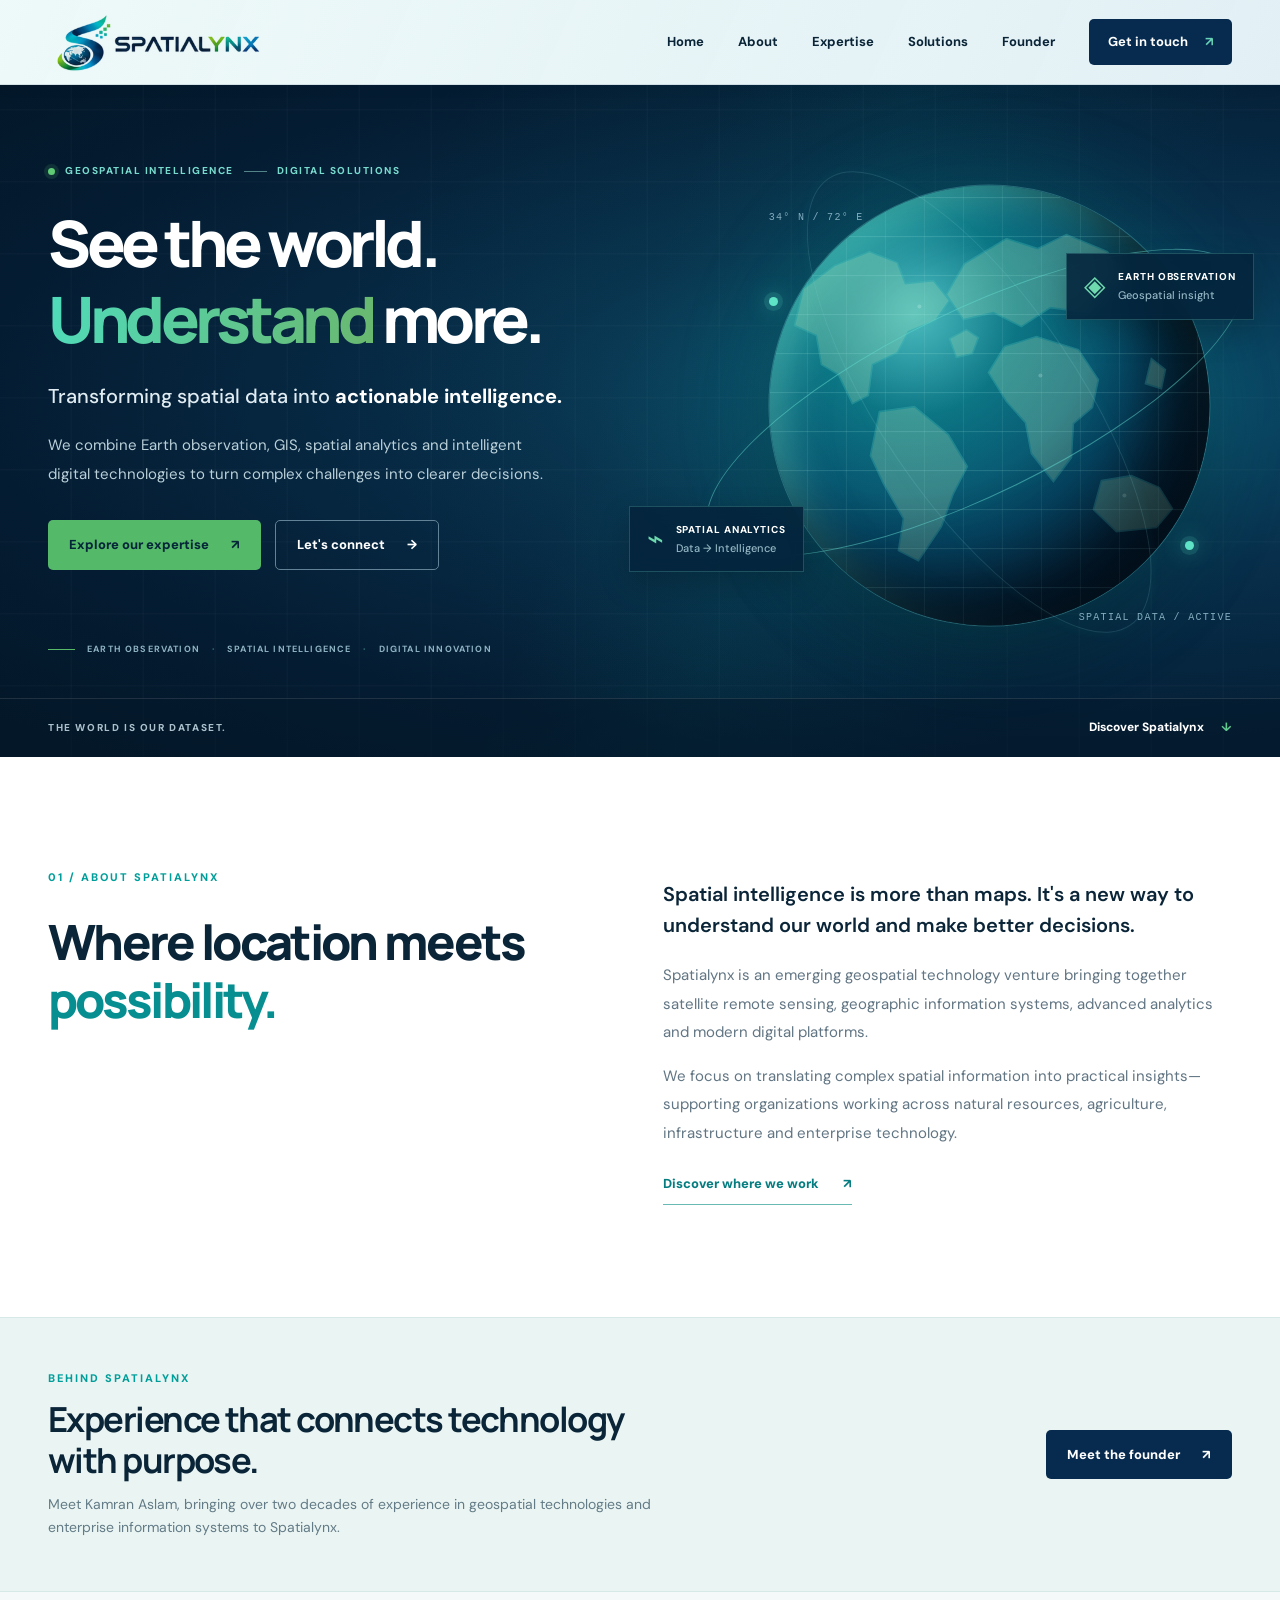
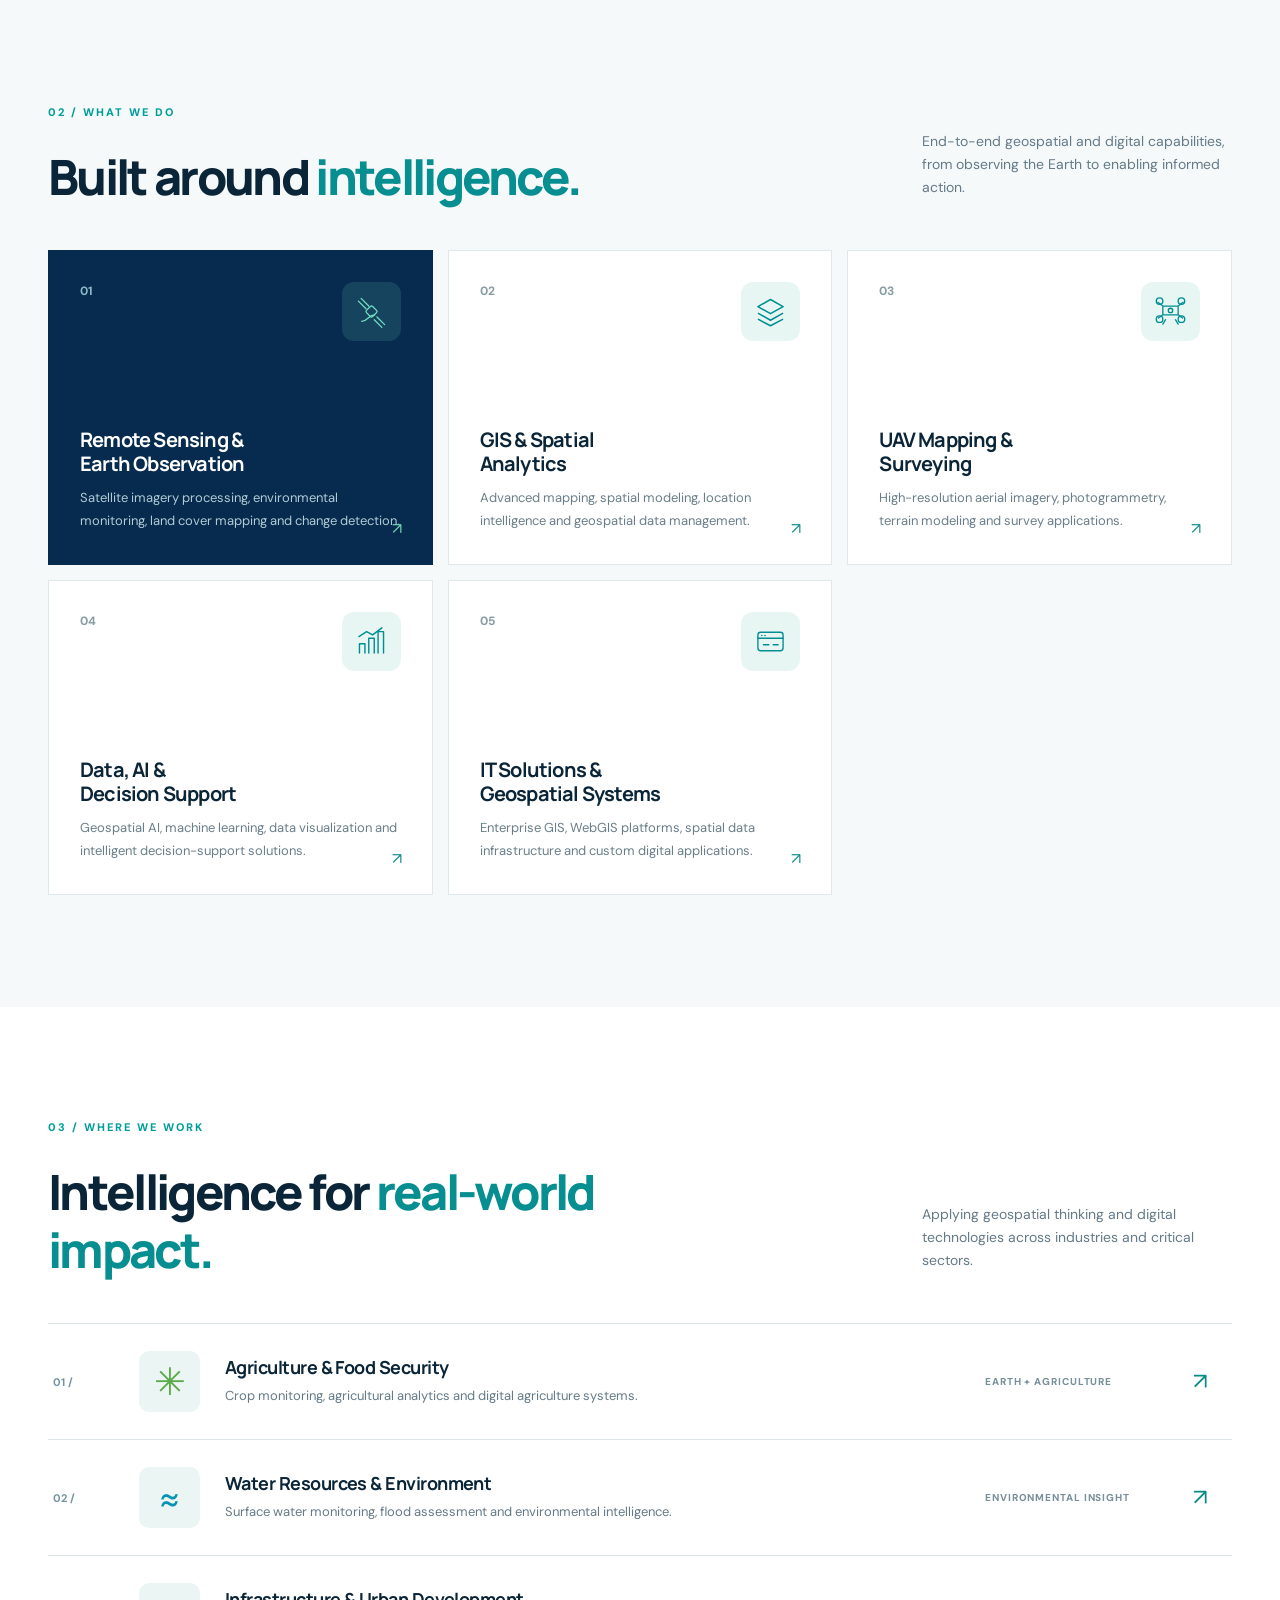
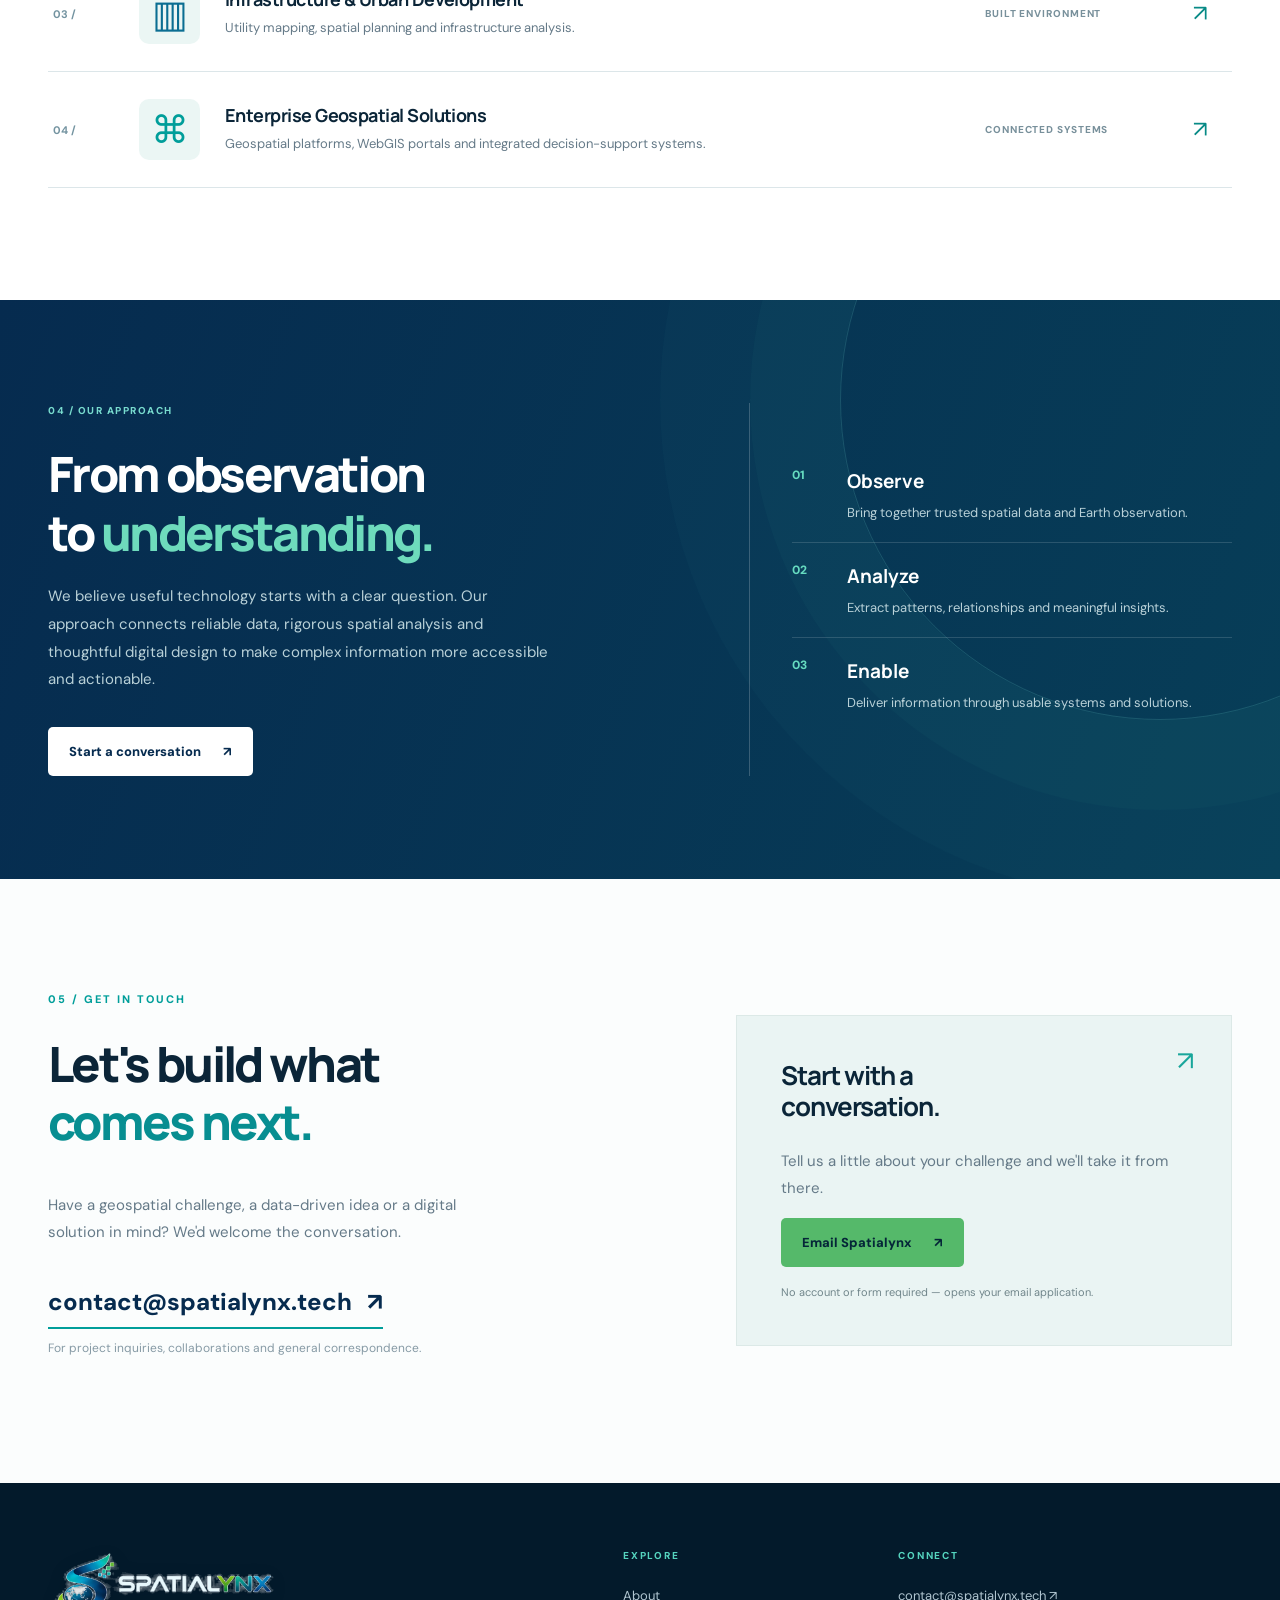
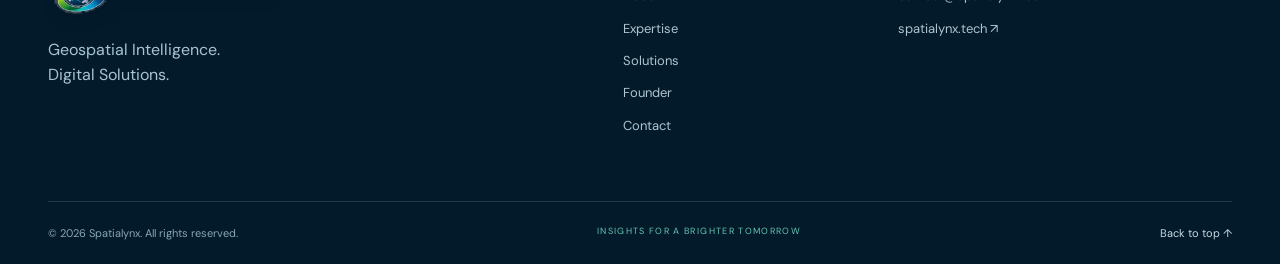
<file: index.html>
<!DOCTYPE html>
<html lang="en">
<head>
  <meta charset="UTF-8">
  <meta name="viewport" content="width=device-width,initial-scale=1">
  <meta name="theme-color" content="#062b4f">
  <meta name="description" content="Spatialynx integrates remote sensing, GIS, UAV mapping, geospatial AI and digital solutions to turn spatial data into actionable intelligence.">
  <meta property="og:type" content="website">
  <meta property="og:title" content="Spatialynx | Geospatial Intelligence. Digital Solutions.">
  <meta property="og:description" content="Transforming spatial data into actionable intelligence through Earth observation, GIS and intelligent digital solutions.">
  <meta property="og:url" content="https://spatialynx.tech/">
  <link rel="canonical" href="https://spatialynx.tech/">
  <link rel="icon" type="image/png" href="assets/favicon.png">
  <title>Spatialynx | Geospatial Intelligence & Digital Solutions</title>
  <link rel="stylesheet" href="styles.css">
  <script defer src="script.js"></script>
</head>
<body>
  <a class="skip-link" href="#main">Skip to content</a>
  <header class="site-header" id="top">
    <div class="container header-inner">
      <a class="brand" href="#home" aria-label="Spatialynx home"><img src="assets/spatialynx-logo-transparent.png" width="776" height="212" alt="Spatialynx" /></a>
      <button class="menu-toggle" aria-label="Open navigation" aria-expanded="false" aria-controls="site-nav"><span></span><span></span><span></span></button>
      <nav id="site-nav" class="main-nav" aria-label="Main navigation">
        <a href="#home">Home</a><a href="#about">About</a><a href="#expertise">Expertise</a><a href="#solutions">Solutions</a><a href="founder.html">Founder</a><a href="#contact" class="nav-cta">Get in touch <span aria-hidden="true">↗</span></a>
      </nav>
    </div>
  </header>

  <main id="main">
    <section class="hero" id="home" aria-labelledby="hero-title">
      <div class="hero-grain" aria-hidden="true"></div>
      <div class="container hero-grid">
        <div class="hero-copy">
          <p class="eyebrow light"><span class="status-dot"></span> GEOSPATIAL INTELLIGENCE <span class="eyebrow-rule"></span> DIGITAL SOLUTIONS</p>
          <h1 id="hero-title">See the world.<br><em>Understand</em> more.</h1>
          <p class="hero-subhead">Transforming spatial data into <strong>actionable intelligence.</strong></p>
          <p class="hero-description">We combine Earth observation, GIS, spatial analytics and intelligent digital technologies to turn complex challenges into clearer decisions.</p>
          <div class="hero-actions"><a class="button button-primary" href="#expertise">Explore our expertise <span aria-hidden="true">↗</span></a><a class="button button-outline" href="#contact">Let's connect <span aria-hidden="true">→</span></a></div>
          <div class="hero-proof"><div class="proof-line"></div><span>EARTH OBSERVATION</span><b>·</b><span>SPATIAL INTELLIGENCE</span><b>·</b><span>DIGITAL INNOVATION</span></div>
        </div>
        <div class="hero-art" aria-hidden="true">
          <div class="orbital orbit-one"></div><div class="orbital orbit-two"></div>
          <div class="planet"><div class="planet-map"></div><div class="planet-mesh"></div><div class="planet-shade"></div></div>
          <div class="orbit-point p1"></div><div class="orbit-point p2"></div>
          <div class="geo-chip chip-top"><span class="chip-icon">◈</span><span>EARTH OBSERVATION<small>Geospatial insight</small></span></div>
          <div class="geo-chip chip-bottom"><span class="chip-wave">⌁</span><span>SPATIAL ANALYTICS<small>Data → Intelligence</small></span></div>
          <div class="geo-label geo-label-one">34° N / 72° E</div><div class="geo-label geo-label-two">SPATIAL DATA / ACTIVE</div>
        </div>
      </div>
      <div class="hero-bottom"><div class="container hero-bottom-inner"><span>THE WORLD IS OUR DATASET.</span><a href="#about">Discover Spatialynx <span aria-hidden="true">↓</span></a></div></div>
    </section>

    <section class="section intro-section" id="about">
      <div class="container intro-grid">
        <div class="section-heading"><p class="eyebrow">01 / ABOUT SPATIALYNX</p><h2>Where location meets <span class="accent-text">possibility.</span></h2></div>
        <div class="intro-text"><p class="lead">Spatial intelligence is more than maps. It's a new way to understand our world and make better decisions.</p><p>Spatialynx is an emerging geospatial technology venture bringing together satellite remote sensing, geographic information systems, advanced analytics and modern digital platforms.</p><p>We focus on translating complex spatial information into practical insights—supporting organizations working across natural resources, agriculture, infrastructure and enterprise technology.</p><a class="text-link" href="#solutions">Discover where we work <span aria-hidden="true">↗</span></a></div>
      </div>
    </section>

    <section class="founder-teaser" aria-label="Meet the founder"><div class="container founder-teaser-inner"><div><span class="eyebrow">BEHIND SPATIALYNX</span><h2>Experience that connects technology with purpose.</h2><p>Meet Kamran Aslam, bringing over two decades of experience in geospatial technologies and enterprise information systems to Spatialynx.</p></div><a class="button button-dark" href="founder.html">Meet the founder <span aria-hidden="true">↗</span></a></div></section>

    <section class="section expertise-section" id="expertise">
      <div class="container">
        <div class="section-top"><div><p class="eyebrow">02 / WHAT WE DO</p><h2>Built around <span class="accent-text">intelligence.</span></h2></div><p>End-to-end geospatial and digital capabilities, from observing the Earth to enabling informed action.</p></div>
        <div class="expertise-grid">
          <article class="expertise-card featured"><div class="card-top"><span class="card-number">01</span><span class="card-icon" aria-hidden="true"><svg viewBox="0 0 64 64" fill="none"><rect x="24" y="24" width="16" height="16" rx="3" stroke="currentColor" stroke-width="2.4" transform="rotate(45 32 32)"/><path d="M8 13l14 14M13 8l14 14M42 42l14 14M37 47l14 14M14 50c12 0 12-12 24-12" stroke="currentColor" stroke-width="2.4" stroke-linecap="round"/></svg></span></div><div><h3>Remote Sensing &<br>Earth Observation</h3><p>Satellite imagery processing, environmental monitoring, land cover mapping and change detection.</p></div><span class="card-arrow">↗</span></article>
          <article class="expertise-card"><div class="card-top"><span class="card-number">02</span><span class="card-icon" aria-hidden="true"><svg viewBox="0 0 64 64" fill="none"><path d="M9 23l23-13 23 13-23 13L9 23zm0 12l23 13 23-13M9 46l23 12 23-12" stroke="currentColor" stroke-width="2.8" stroke-linejoin="round"/></svg></span></div><div><h3>GIS & Spatial<br>Analytics</h3><p>Advanced mapping, spatial modeling, location intelligence and geospatial data management.</p></div><span class="card-arrow">↗</span></article>
          <article class="expertise-card"><div class="card-top"><span class="card-number">03</span><span class="card-icon" aria-hidden="true"><svg viewBox="0 0 64 64" fill="none"><path d="M18 22h28v16H18zM9 15l9 7m37-7l-9 7M10 44l8-6m36 6l-8-6M23 47l-5 8m23-8l5 8" stroke="currentColor" stroke-width="2.4" stroke-linecap="round"/><circle cx="12" cy="13" r="6" stroke="currentColor" stroke-width="2.5"/><circle cx="52" cy="13" r="6" stroke="currentColor" stroke-width="2.5"/><circle cx="12" cy="46" r="6" stroke="currentColor" stroke-width="2.5"/><circle cx="52" cy="46" r="6" stroke="currentColor" stroke-width="2.5"/><circle cx="32" cy="30" r="4" stroke="currentColor" stroke-width="2.5"/></svg></span></div><div><h3>UAV Mapping &<br>Surveying</h3><p>High-resolution aerial imagery, photogrammetry, terrain modeling and survey applications.</p></div><span class="card-arrow">↗</span></article>
          <article class="expertise-card"><div class="card-top"><span class="card-number">04</span><span class="card-icon" aria-hidden="true"><svg viewBox="0 0 64 64" fill="none"><path d="M10 53V36h10v17M27 53V26h10v27M44 53V14h10v39M9 23l14-9 11 6 17-13" stroke="currentColor" stroke-width="2.6" stroke-linecap="round" stroke-linejoin="round"/></svg></span></div><div><h3>Data, AI &<br>Decision Support</h3><p>Geospatial AI, machine learning, data visualization and intelligent decision-support solutions.</p></div><span class="card-arrow">↗</span></article>
          <article class="expertise-card"><div class="card-top"><span class="card-number">05</span><span class="card-icon" aria-hidden="true"><svg viewBox="0 0 64 64" fill="none"><rect x="9" y="15" width="46" height="34" rx="5" stroke="currentColor" stroke-width="2.5"/><path d="M9 26h46M19 38h10m8 0h9" stroke="currentColor" stroke-width="2.5" stroke-linecap="round"/><circle cx="16" cy="21" r="1.5" fill="currentColor"/><circle cx="22" cy="21" r="1.5" fill="currentColor"/></svg></span></div><div><h3>IT Solutions &<br>Geospatial Systems</h3><p>Enterprise GIS, WebGIS platforms, spatial data infrastructure and custom digital applications.</p></div><span class="card-arrow">↗</span></article>
        </div>
      </div>
    </section>

    <section class="section solutions-section" id="solutions">
      <div class="container">
        <div class="section-top"><div><p class="eyebrow">03 / WHERE WE WORK</p><h2>Intelligence for <span class="accent-text">real-world impact.</span></h2></div><p>Applying geospatial thinking and digital technologies across industries and critical sectors.</p></div>
        <div class="solutions-list">
          <article class="solution-row"><span class="solution-number">01 /</span><div class="solution-symbol symbol-agri" aria-hidden="true">✳</div><div class="solution-info"><h3>Agriculture & Food Security</h3><p>Crop monitoring, agricultural analytics and digital agriculture systems.</p></div><span class="solution-tag">EARTH + AGRICULTURE</span><span class="solution-arrow">↗</span></article>
          <article class="solution-row"><span class="solution-number">02 /</span><div class="solution-symbol symbol-water" aria-hidden="true">≈</div><div class="solution-info"><h3>Water Resources & Environment</h3><p>Surface water monitoring, flood assessment and environmental intelligence.</p></div><span class="solution-tag">ENVIRONMENTAL INSIGHT</span><span class="solution-arrow">↗</span></article>
          <article class="solution-row"><span class="solution-number">03 /</span><div class="solution-symbol symbol-infra" aria-hidden="true">▥</div><div class="solution-info"><h3>Infrastructure & Urban Development</h3><p>Utility mapping, spatial planning and infrastructure analysis.</p></div><span class="solution-tag">BUILT ENVIRONMENT</span><span class="solution-arrow">↗</span></article>
          <article class="solution-row"><span class="solution-number">04 /</span><div class="solution-symbol symbol-enterprise" aria-hidden="true">⌘</div><div class="solution-info"><h3>Enterprise Geospatial Solutions</h3><p>Geospatial platforms, WebGIS portals and integrated decision-support systems.</p></div><span class="solution-tag">CONNECTED SYSTEMS</span><span class="solution-arrow">↗</span></article>
        </div>
      </div>
    </section>

    <section class="approach-section"><div class="container approach-grid"><div><p class="eyebrow light">04 / OUR APPROACH</p><h2>From observation<br>to <span>understanding.</span></h2><p>We believe useful technology starts with a clear question. Our approach connects reliable data, rigorous spatial analysis and thoughtful digital design to make complex information more accessible and actionable.</p><a class="button button-white" href="#contact">Start a conversation <span aria-hidden="true">↗</span></a></div><div class="approach-steps"><div><span>01</span><strong>Observe</strong><p>Bring together trusted spatial data and Earth observation.</p></div><div><span>02</span><strong>Analyze</strong><p>Extract patterns, relationships and meaningful insights.</p></div><div><span>03</span><strong>Enable</strong><p>Deliver information through usable systems and solutions.</p></div></div></div></section>

    <section class="section contact-section" id="contact"><div class="container contact-grid"><div><p class="eyebrow">05 / GET IN TOUCH</p><h2>Let's build what<br><span class="accent-text">comes next.</span></h2><p>Have a geospatial challenge, a data-driven idea or a digital solution in mind? We'd welcome the conversation.</p><a class="contact-email" href="mailto:contact@spatialynx.tech">contact@spatialynx.tech <span aria-hidden="true">↗</span></a><p class="contact-note">For project inquiries, collaborations and general correspondence.</p></div><div class="contact-panel"><span class="contact-panel-icon">↗</span><h3>Start with a conversation.</h3><p>Tell us a little about your challenge and we'll take it from there.</p><a href="mailto:contact@spatialynx.tech?subject=Inquiry%20for%20Spatialynx" class="button button-primary">Email Spatialynx <span aria-hidden="true">↗</span></a><small>No account or form required — opens your email application.</small></div></div></section>
  </main>
  <footer class="footer"><div class="container"><div class="footer-main"><div class="footer-brand"><img src="assets/spatialynx-logo-footer.png" alt="Spatialynx" width="776" height="212"><p>Geospatial Intelligence.<br>Digital Solutions.</p></div><div class="footer-links"><span>EXPLORE</span><a href="#about">About</a><a href="#expertise">Expertise</a><a href="#solutions">Solutions</a><a href="founder.html">Founder</a><a href="#contact">Contact</a></div><div class="footer-links"><span>CONNECT</span><a href="mailto:contact@spatialynx.tech">contact@spatialynx.tech ↗</a><a href="https://spatialynx.tech">spatialynx.tech ↗</a></div></div><div class="footer-bottom"><span>© <span id="year">2026</span> Spatialynx. All rights reserved.</span><span>INSIGHTS FOR A BRIGHTER TOMORROW</span><a href="#top">Back to top ↑</a></div></div></footer>
</body>
</html>
</file>
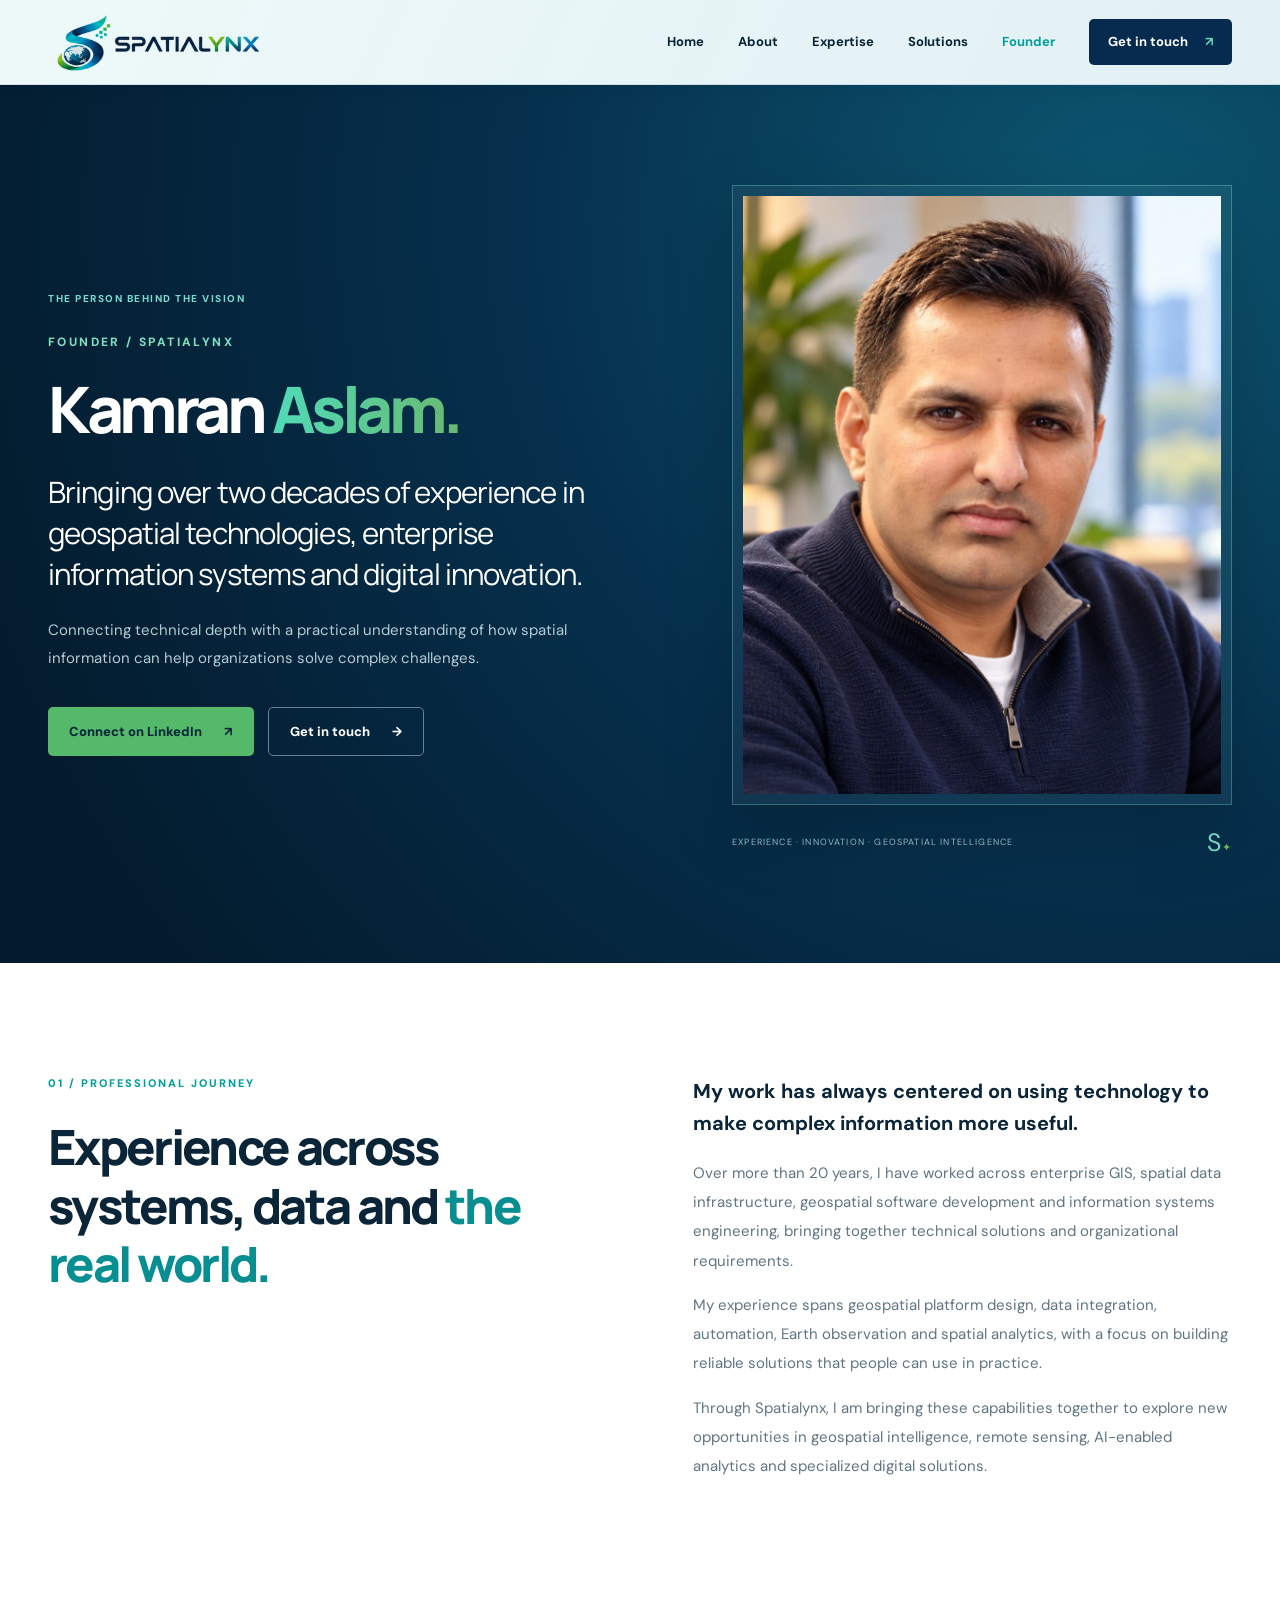
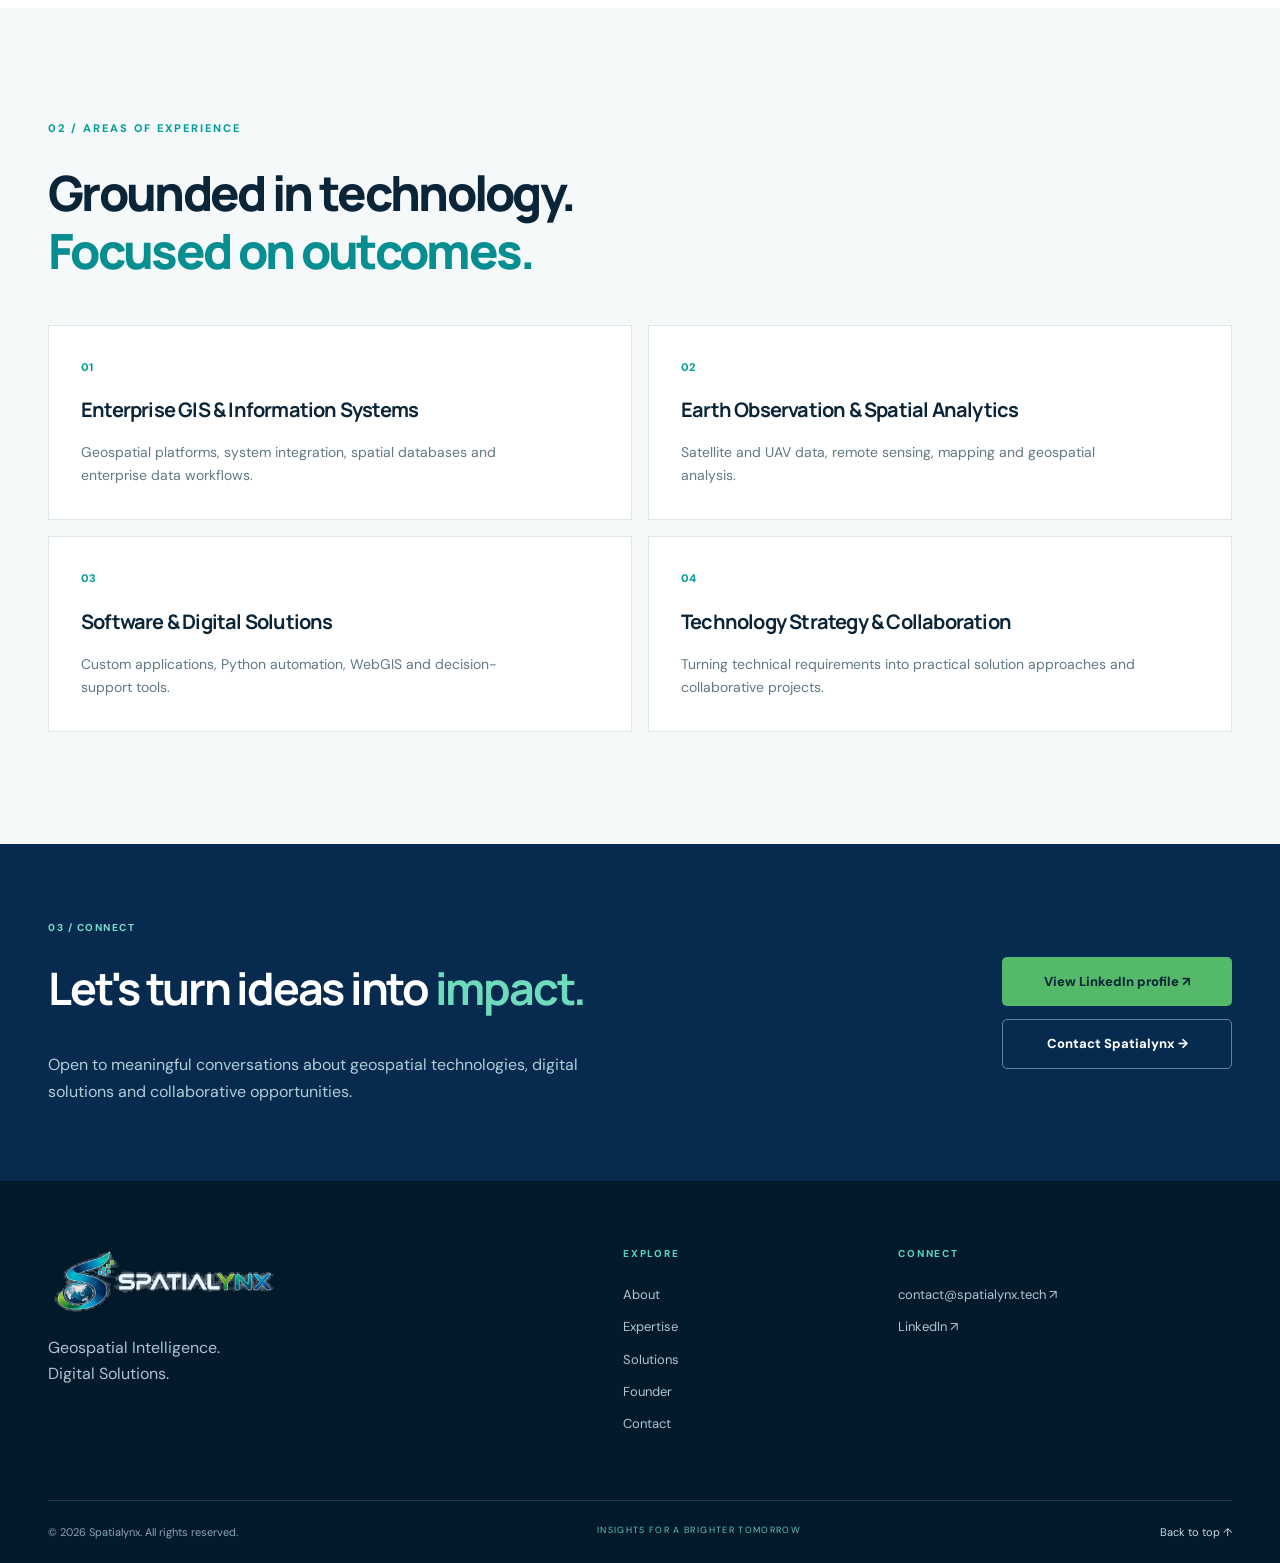
<file: founder.html>
<!DOCTYPE html>
<html lang="en">
<head>
  <meta charset="UTF-8">
  <meta name="viewport" content="width=device-width,initial-scale=1">
  <meta name="theme-color" content="#062b4f">
  <meta name="description" content="Meet Kamran Aslam, founder of Spatialynx, bringing over two decades of experience in geospatial technologies, enterprise GIS and digital solutions.">
  <meta property="og:type" content="profile">
  <meta property="og:title" content="Kamran Aslam | Founder, Spatialynx">
  <meta property="og:description" content="Over two decades connecting geospatial intelligence, enterprise systems and practical digital solutions.">
  <meta property="og:url" content="https://spatialynx.tech/founder.html">
  <link rel="canonical" href="https://spatialynx.tech/founder.html">
  <link rel="icon" type="image/png" href="assets/favicon.png">
  <title>Kamran Aslam | Founder of Spatialynx</title>
  <link rel="stylesheet" href="styles.css">
  <script defer src="script.js"></script>
</head>
<body>
  <a class="skip-link" href="#main">Skip to content</a>
  <header class="site-header" id="top"><div class="container header-inner">
    <a class="brand" href="index.html" aria-label="Spatialynx home"><img src="assets/spatialynx-logo-transparent.png" width="776" height="212" alt="Spatialynx"></a>
    <button class="menu-toggle" aria-label="Open navigation" aria-expanded="false" aria-controls="site-nav"><span></span><span></span><span></span></button>
    <nav id="site-nav" class="main-nav" aria-label="Main navigation">
      <a href="index.html#home">Home</a><a href="index.html#about">About</a><a href="index.html#expertise">Expertise</a><a href="index.html#solutions">Solutions</a><a class="active" href="founder.html" aria-current="page">Founder</a><a href="index.html#contact" class="nav-cta">Get in touch <span aria-hidden="true">↗</span></a>
    </nav></div></header>
  <main id="main">
    <section class="founder-hero"><div class="container founder-layout">
      <div class="founder-copy"><p class="eyebrow light">THE PERSON BEHIND THE VISION</p><p class="founder-label">FOUNDER / SPATIALYNX</p><h1>Kamran <em>Aslam.</em></h1>
      <p class="founder-lead">Bringing over two decades of experience in geospatial technologies, enterprise information systems and digital innovation.</p>
      <p class="founder-deck">Connecting technical depth with a practical understanding of how spatial information can help organizations solve complex challenges.</p>
      <div class="founder-actions"><a class="button button-primary" href="https://www.linkedin.com/in/kamran-aslam-04280a6b/" target="_blank" rel="noopener noreferrer">Connect on LinkedIn <span aria-hidden="true">↗</span></a><a class="button button-outline" href="mailto:contact@spatialynx.tech">Get in touch <span aria-hidden="true">→</span></a></div>
      </div>
      <div class="founder-portrait-wrap"><div class="founder-portrait-frame"><img src="assets/kamran-aslam.jpg" alt="Portrait of Kamran Aslam, founder of Spatialynx" class="founder-portrait" width="1024" height="1024"></div><div class="founder-portrait-caption"><span>EXPERIENCE · INNOVATION · GEOSPATIAL INTELLIGENCE</span><span class="caption-mark">S<span>✦</span></span></div></div>
    </div></section>
    <section class="section founder-story"><div class="container founder-story-grid"><div><p class="eyebrow">01 / PROFESSIONAL JOURNEY</p><h2>Experience across systems, data and <span class="accent-text">the real world.</span></h2></div><div class="founder-story-text"><p class="lead">My work has always centered on using technology to make complex information more useful.</p>
    <p>Over more than 20 years, I have worked across enterprise GIS, spatial data infrastructure, geospatial software development and information systems engineering, bringing together technical solutions and organizational requirements.</p>
    <p>My experience spans geospatial platform design, data integration, automation, Earth observation and spatial analytics, with a focus on building reliable solutions that people can use in practice.</p>
    <p>Through Spatialynx, I am bringing these capabilities together to explore new opportunities in geospatial intelligence, remote sensing, AI-enabled analytics and specialized digital solutions.</p>
    </div></div></section>
    <section class="section founder-focus"><div class="container"><p class="eyebrow">02 / AREAS OF EXPERIENCE</p><h2>Grounded in technology.<br><span class="accent-text">Focused on outcomes.</span></h2><div class="founder-focus-grid">
      <div><span>01</span><h3>Enterprise GIS & Information Systems</h3><p>Geospatial platforms, system integration, spatial databases and enterprise data workflows.</p></div>
      <div><span>02</span><h3>Earth Observation & Spatial Analytics</h3><p>Satellite and UAV data, remote sensing, mapping and geospatial analysis.</p></div>
      <div><span>03</span><h3>Software & Digital Solutions</h3><p>Custom applications, Python automation, WebGIS and decision-support tools.</p></div>
      <div><span>04</span><h3>Technology Strategy & Collaboration</h3><p>Turning technical requirements into practical solution approaches and collaborative projects.</p></div>
    </div></div></section>
    <section class="founder-close"><div class="container founder-close-inner"><div><p class="eyebrow light">03 / CONNECT</p><h2>Let's turn ideas into <span>impact.</span></h2><p>Open to meaningful conversations about geospatial technologies, digital solutions and collaborative opportunities.</p></div><div class="founder-close-actions"><a class="button button-primary" href="https://www.linkedin.com/in/kamran-aslam-04280a6b/" target="_blank" rel="noopener noreferrer">View LinkedIn profile ↗</a><a class="button button-outline" href="index.html#contact">Contact Spatialynx →</a></div></div></section>
  </main>
  <footer class="footer"><div class="container"><div class="footer-main"><div class="footer-brand"><a href="index.html"><img src="assets/spatialynx-logo-footer.png" alt="Spatialynx" width="776" height="212"></a><p>Geospatial Intelligence.<br>Digital Solutions.</p></div><div class="footer-links"><span>EXPLORE</span><a href="index.html#about">About</a><a href="index.html#expertise">Expertise</a><a href="index.html#solutions">Solutions</a><a href="founder.html">Founder</a><a href="index.html#contact">Contact</a></div><div class="footer-links"><span>CONNECT</span><a href="mailto:contact@spatialynx.tech">contact@spatialynx.tech ↗</a><a href="https://www.linkedin.com/in/kamran-aslam-04280a6b/" target="_blank" rel="noopener noreferrer">LinkedIn ↗</a></div></div><div class="footer-bottom"><span>© <span id="year">2026</span> Spatialynx. All rights reserved.</span><span>INSIGHTS FOR A BRIGHTER TOMORROW</span><a href="#top">Back to top ↑</a></div></div></footer>
</body></html>
</file>
<file: styles.css>
@import url('https://fonts.googleapis.com/css2?family=DM+Sans:wght@400;500;600;700&family=Manrope:wght@400;500;600;700;800&display=swap');
:root{--navy:#062b4f;--deep:#03192d;--mid:#0c3652;--teal:#009e9a;--green:#65b547;--ink:#0b2538;--muted:#657a88;--line:#dce6e9;--paper:#f5f9f9;--white:#fff;--font:'DM Sans',Arial,sans-serif;--heading:'Manrope',Arial,sans-serif}*,*::before,*::after{box-sizing:border-box}html{scroll-behavior:smooth;scroll-padding-top:88px}body{margin:0;color:var(--ink);font-family:var(--font);font-size:16px;line-height:1.65;background:#fff}body.menu-open{overflow:hidden}a{color:inherit;text-decoration:none}button{font:inherit}img{max-width:100%;height:auto}svg{width:100%;height:100%}::selection{background:var(--teal);color:#fff}.container{width:min(1210px,calc(100% - 96px));margin:0 auto}.skip-link{position:absolute;z-index:100;top:-60px;left:20px;background:#fff;padding:12px}.skip-link:focus{top:12px}.site-header{position:sticky;top:0;z-index:50;background:rgba(255,255,255,.96);backdrop-filter:blur(20px);border-bottom:1px solid #e9eff0}.header-inner{height:84px;display:flex;align-items:center;justify-content:space-between;gap:28px}.brand{display:flex;align-items:center;width:232px;flex-shrink:0}.brand img{width:100%;display:block}.main-nav{display:flex;align-items:center;gap:34px;font-size:13px;font-weight:700}.main-nav>a:not(.nav-cta){transition:color .2s}.main-nav>a:hover{color:var(--teal)}.nav-cta{padding:12px 19px;background:var(--navy);color:#fff;border-radius:5px}.nav-cta span{margin-left:14px;color:#67d3b6}.menu-toggle{display:none;background:transparent;border:0;padding:10px;cursor:pointer}.menu-toggle span{display:block;width:24px;height:2px;background:var(--navy);margin:5px 0}.hero{position:relative;isolation:isolate;overflow:hidden;color:#fff;background:radial-gradient(ellipse at 83% 46%,#0c5371 0%,#082f4b 35%,#041c32 72%,#031626 100%)}.hero:before{content:"";position:absolute;inset:0;pointer-events:none;background:linear-gradient(110deg,transparent 47%,rgba(9,197,179,.055) 60%,transparent 82%),repeating-linear-gradient(0deg,transparent 0 70px,rgba(255,255,255,.018) 71px 72px),repeating-linear-gradient(90deg,transparent 0 70px,rgba(255,255,255,.018) 71px 72px)}.hero-grain{position:absolute;inset:0;pointer-events:none;opacity:.35;background:radial-gradient(circle at 60% 40%,rgba(29,196,182,.19),transparent 46%)}.hero-grid{min-height:650px;display:grid;grid-template-columns:1.09fr .91fr;align-items:center;position:relative;padding-top:55px;padding-bottom:77px}.hero-copy{position:relative;z-index:3}.eyebrow{margin:0 0 26px;color:var(--teal);font-size:11px;font-weight:800;letter-spacing:.18em;line-height:1.6}.eyebrow.light{color:#78dbce;display:flex;align-items:center;gap:10px;font-size:10px;letter-spacing:.15em}.eyebrow-rule{width:23px;height:1px;background:rgba(159,236,219,.5)}.status-dot{width:7px;height:7px;background:#5fcb75;display:inline-block;border-radius:50%;box-shadow:0 0 0 4px rgba(95,203,117,.13)}h1,h2,h3,p{margin-top:0}h1,h2,h3{font-family:var(--heading);line-height:1.18}h1{font-size:clamp(50px,5vw,76px);letter-spacing:-.07em;font-weight:800;margin-bottom:24px}h1 em{font-style:normal;background:linear-gradient(95deg,#50dbba,#69b86f);color:transparent;background-clip:text}.hero-subhead{font-size:20px;font-weight:500;margin:0 0 18px;color:#e0ecf2}.hero-subhead strong{font-weight:700;color:white}.hero-description{font-size:15px;max-width:500px;color:#bad0d9;line-height:1.9}.hero-actions{display:flex;gap:14px;flex-wrap:wrap;margin-top:32px}.button{display:inline-flex;justify-content:center;align-items:center;gap:22px;min-height:49px;padding:13px 21px;border-radius:5px;font-size:13px;font-weight:800;transition:transform .2s,background .2s}.button:hover{transform:translateY(-2px)}.button-primary{background:#55b96a;color:#052638}.button-primary:hover{background:#70d38a}.button-outline{border:1px solid #628297;color:white}.button-outline:hover{background:rgba(255,255,255,.1)}.hero-proof{display:flex;align-items:center;flex-wrap:wrap;gap:12px;color:#8fb3c2;letter-spacing:.13em;font-size:9px;font-weight:700;margin-top:72px}.hero-proof b{color:#408b87}.proof-line{height:1px;width:27px;background:#58b969}.hero-art{position:relative;height:540px;min-width:0}.planet{position:absolute;width:440px;height:440px;left:50%;top:50%;transform:translate(-44%,-51%);border-radius:50%;box-shadow:inset -40px -25px 60px rgba(0,0,0,.7),inset 15px 13px 40px rgba(102,227,210,.55),0 0 0 1px rgba(139,247,238,.25),0 0 100px rgba(12,192,190,.18),0 35px 70px rgba(0,0,0,.25);background:radial-gradient(circle at 33% 29%,#4cbdc0 0%,#0c7786 24%,#064c6b 54%,#05213c 82%);overflow:hidden}.planet-map{position:absolute;inset:0;opacity:.7;background-image:url('assets/earth-continents.svg');background-size:cover;background-position:center}.planet-mesh{position:absolute;inset:0;border-radius:50%;background:repeating-linear-gradient(0deg,transparent 0px,transparent 37px,rgba(167,238,231,.18) 38px,transparent 39px),repeating-linear-gradient(90deg,transparent 0px,transparent 37px,rgba(167,238,231,.11) 38px,transparent 39px)}.planet-shade{position:absolute;inset:0;background:radial-gradient(circle at 30% 25%,transparent 14%,rgba(3,21,41,.04) 44%,rgba(1,13,28,.7) 91%)}.orbital{position:absolute;width:590px;height:185px;border:1px solid rgba(98,214,204,.52);border-radius:50%;left:50%;top:50%;z-index:2;transform:translate(-48%,-54%) rotate(-26deg);box-shadow:0 0 13px rgba(65,194,184,.06)}.orbit-two{width:540px;height:200px;transform:translate(-47%,-54%) rotate(56deg);border-color:rgba(130,206,210,.17)}.orbit-point{position:absolute;width:9px;height:9px;background:#5fe3c6;border-radius:50%;z-index:4;box-shadow:0 0 0 5px rgba(95,227,198,.13),0 0 22px #40dabf}.p1{top:29%;left:14%}.p2{bottom:24%;right:7%}.geo-chip{z-index:5;position:absolute;display:flex;align-items:center;gap:11px;padding:14px 17px;background:rgba(4,36,60,.88);border:1px solid rgba(106,199,190,.27);box-shadow:0 12px 32px rgba(0,0,0,.2);backdrop-filter:blur(9px);font-size:10px;letter-spacing:.09em;font-weight:800;line-height:1.3}.geo-chip small{display:block;font-size:11px;color:#95b6c4;letter-spacing:0;font-weight:500;margin-top:5px}.chip-icon,.chip-wave{font-size:28px;font-weight:400;color:#6fd9ae}.chip-top{right:-4%;top:21%}.chip-bottom{left:-12%;bottom:20%}.geo-label{position:absolute;font-family:monospace;letter-spacing:.13em;font-size:10px;color:#84adbf}.geo-label-one{left:14%;top:13%}.geo-label-two{right:0;bottom:10%}.hero-bottom{position:absolute;bottom:0;left:0;right:0;border-top:1px solid rgba(255,255,255,.11);background:rgba(4,25,43,.5)}.hero-bottom-inner{height:58px;display:flex;justify-content:space-between;align-items:center;font-size:10px;font-weight:800;letter-spacing:.16em;color:#acc1cc}.hero-bottom a{color:#fff;letter-spacing:0;font-size:12px}.hero-bottom a span{margin-left:14px;color:#61c88f}.section{padding:112px 0}.intro-grid{display:grid;grid-template-columns:.95fr 1.05fr;gap:100px}.section h2,.approach-section h2{font-size:clamp(34px,3.8vw,54px);letter-spacing:-.055em;line-height:1.2;font-weight:800}.accent-text{color:#078e91}.intro-text{padding-top:10px;color:#617583;font-size:15px;line-height:1.9}.intro-text p{max-width:550px}.intro-text .lead{font-size:20px;line-height:1.55;color:var(--ink);font-weight:600}.text-link{display:inline-flex;gap:24px;align-items:center;color:#057d80;border-bottom:1px solid #68bbb4;padding-bottom:7px;margin-top:10px;font-size:13px;font-weight:800}.expertise-section{background:var(--paper)}.section-top{display:flex;justify-content:space-between;align-items:end;gap:40px;margin-bottom:44px}.section-top h2{max-width:690px;margin-bottom:0}.section-top>p{max-width:310px;margin:0 0 7px;color:var(--muted);font-size:14px}.expertise-grid{display:grid;grid-template-columns:repeat(3,minmax(0,1fr));gap:15px}.expertise-card{position:relative;display:flex;flex-direction:column;justify-content:space-between;min-height:315px;padding:31px;background:#fff;border:1px solid #e0e9e9;transition:transform .25s,box-shadow .25s,border-color .25s}.expertise-card:hover{transform:translateY(-5px);box-shadow:0 17px 35px rgba(7,53,69,.09);border-color:#b9dcda}.expertise-card.featured{background:var(--navy);color:#fff;border-color:var(--navy)}.card-top{display:flex;align-items:flex-start;justify-content:space-between}.card-number{color:#869ba6;font-size:12px;font-weight:700}.featured .card-number{color:#8db9c4}.card-icon{display:block;width:59px;height:59px;padding:12px;background:#e8f6f3;color:#008e93;border-radius:12px}.featured .card-icon{background:#16445f;color:#70ddc2}.expertise-card h3{font-size:20px;letter-spacing:-.04em;margin:0 0 12px}.expertise-card p{font-size:13px;line-height:1.75;color:#6a7e8a;margin-bottom:0;max-width:320px}.expertise-card.featured p{color:#b2cbd4}.card-arrow{position:absolute;right:30px;bottom:22px;color:#168d8b}.featured .card-arrow{color:#72d4b1}.solutions-list{border-top:1px solid var(--line)}.solution-row{display:grid;grid-template-columns:68px 68px minmax(0,1fr) 190px 34px;gap:18px;align-items:center;padding:27px 5px;border-bottom:1px solid var(--line);transition:background .2s}.solution-row:hover{background:#f6faf9}.solution-number{font-size:11px;color:#7393a0;font-weight:700}.solution-symbol{height:61px;width:61px;background:#ebf6f4;display:grid;place-items:center;border-radius:10px;font-size:38px;line-height:1;color:var(--teal)}.symbol-agri{color:#5ba94b}.symbol-water{color:#0893b4}.symbol-infra{color:#0b6e92}.solution-info h3{font-size:18px;letter-spacing:-.03em;margin-bottom:7px}.solution-info p{font-size:13px;color:var(--muted);margin:0}.solution-tag{font-size:10px;font-weight:800;color:#78909b;letter-spacing:.09em}.solution-arrow{font-size:23px;color:#078a86}.approach-section{position:relative;padding:103px 0;overflow:hidden;color:#fff;background:linear-gradient(110deg,#062b4f,#073e58)}.approach-section:after{content:'';position:absolute;right:-200px;top:-220px;width:640px;height:640px;border:1px solid rgba(117,223,212,.18);border-radius:50%;box-shadow:0 0 0 90px rgba(54,171,161,.04),0 0 0 180px rgba(54,171,161,.035);pointer-events:none}.approach-grid{display:grid;grid-template-columns:1.1fr .9fr;gap:110px;position:relative;z-index:1}.approach-section h2{margin-bottom:21px}.approach-section h2 span{color:#6edbbc}.approach-grid>div>p:not(.eyebrow){color:#b9d1d8;max-width:500px;font-size:15px;line-height:1.85}.button-white{margin-top:18px;background:#fff;color:var(--navy)}.approach-steps{border-left:1px solid rgba(255,255,255,.2);padding-left:42px;display:flex;flex-direction:column;justify-content:center}.approach-steps>div{display:grid;grid-template-columns:40px 1fr;column-gap:15px;padding:18px 0;border-bottom:1px solid rgba(255,255,255,.14)}.approach-steps>div:last-child{border:0}.approach-steps span{color:#66dbc0;font-weight:800;font-size:12px;grid-row:span 2}.approach-steps strong{font-family:var(--heading);font-size:19px}.approach-steps p{margin:5px 0 0;color:#b9d1d8;font-size:13px}.contact-section{background:#fbfdfd}.contact-grid{display:grid;grid-template-columns:1fr .85fr;gap:105px;align-items:center}.contact-grid>div>p:not(.eyebrow):not(.contact-note){color:var(--muted);max-width:460px;font-size:15px;line-height:1.85}.contact-email{display:inline-flex;align-items:center;gap:15px;margin:20px 0 10px;padding-bottom:5px;border-bottom:2px solid var(--teal);color:var(--navy);font-size:clamp(17px,2vw,24px);font-weight:800;word-break:break-word}.contact-note{color:#869aa5;font-size:12px}.contact-panel{background:#eaf4f3;padding:44px;min-height:330px;display:flex;flex-direction:column;align-items:flex-start;justify-content:center;position:relative;border:1px solid #dce9e7}.contact-panel-icon{position:absolute;right:37px;top:23px;color:#19a69b;font-size:27px}.contact-panel h3{font-size:26px;letter-spacing:-.04em;max-width:230px}.contact-panel p{color:#637a84;font-size:14px;max-width:300px}.contact-panel small{font-size:11px;color:#71868b;margin-top:16px}.footer{background:#031a2b;color:white;padding:65px 0 0}.footer-main{display:grid;grid-template-columns:1.5fr .6fr 1fr;gap:75px;padding-bottom:65px}.footer-brand img{width:240px;background:#fff;padding:7px 10px;border-radius:3px}.footer-brand p{font-size:16px;color:#a9c4d0;margin:22px 0 0;line-height:1.6}.footer-links{display:flex;flex-direction:column;align-items:flex-start;gap:11px;font-size:13px}.footer-links>span{font-size:10px;font-weight:800;letter-spacing:.17em;color:#55d4bf;margin-bottom:10px}.footer-links a{color:#b0c5d0}.footer-links a:hover{color:#fff}.footer-bottom{border-top:1px solid rgba(255,255,255,.12);padding:22px 0;display:flex;justify-content:space-between;gap:24px;flex-wrap:wrap;font-size:11px;color:#89a6b6}.footer-bottom>span:nth-child(2){letter-spacing:.15em;font-size:9px;color:#63c6b2}.footer-bottom a{color:#c7dbe3}
@media(max-width:1100px){.container{width:min(100% - 60px,1210px)}.hero-art{transform:scale(.84);transform-origin:center}.hero-copy h1{font-size:58px}.hero-grid{grid-template-columns:1.05fr .95fr}.expertise-card{padding:25px}.intro-grid,.contact-grid{gap:55px}.approach-grid{gap:50px}}
@media(max-width:800px){.container{width:calc(100% - 44px)}.header-inner{height:72px}.brand{width:205px}.menu-toggle{display:block;position:relative;z-index:60}.main-nav{display:none;position:absolute;top:72px;left:0;right:0;padding:25px 24px 30px;background:white;border-top:1px solid #e9eff0;box-shadow:0 20px 30px rgba(0,0,0,.1);align-items:stretch;flex-direction:column;gap:18px}.main-nav.open{display:flex}.nav-cta{text-align:center}.hero-grid{grid-template-columns:1fr;padding-top:82px;padding-bottom:90px;min-height:0}.hero-copy h1{font-size:clamp(48px,8vw,70px)}.hero-art{height:440px;transform:scale(.8);margin-top:-5px}.hero-proof{margin-top:48px}.section{padding:78px 0}.intro-grid,.contact-grid,.approach-grid{grid-template-columns:1fr;gap:40px}.section-top{display:block}.section-top>p{max-width:560px;margin-top:18px}.expertise-grid{grid-template-columns:repeat(2,minmax(0,1fr))}.solution-row{grid-template-columns:35px 60px 1fr 24px;gap:12px}.solution-tag{display:none}.approach-steps{padding-left:25px}.footer-main{grid-template-columns:1.5fr 1fr;gap:35px}.footer-links:last-child{grid-column:1/-1}}
@media(max-width:520px){.container{width:calc(100% - 36px)}.brand{width:180px}.hero-grid{padding-top:65px;padding-bottom:80px}.hero-copy h1{font-size:clamp(42px,10vw,54px)}.hero-subhead{font-size:17px}.hero-description{font-size:14px}.hero-actions{gap:10px}.button{font-size:12px;padding:12px 15px;gap:13px}.hero-art{height:330px;width:100%;transform:scale(.59);transform-origin:center;margin:-25px 0 -45px}.hero-art .planet{left:51%}.hero-proof{font-size:8px;gap:8px;margin-top:42px}.hero-bottom-inner{font-size:8px}.hero-bottom a{font-size:10px}.section h2,.approach-section h2{font-size:36px}.intro-text .lead{font-size:18px}.expertise-grid{grid-template-columns:1fr}.expertise-card{min-height:270px}.solution-row{grid-template-columns:29px 44px 1fr 17px;gap:9px;padding:20px 0}.solution-symbol{height:44px;width:44px;font-size:29px}.solution-info h3{font-size:15px}.solution-info p{font-size:12px}.solution-arrow{font-size:17px}.contact-panel{padding:30px}.footer-main{grid-template-columns:1fr 1fr;gap:35px}.footer-brand{grid-column:1/-1}.footer-brand img{width:210px}.footer-bottom{display:block}.footer-bottom>*{display:block;margin-bottom:9px}}
@media(prefers-reduced-motion:reduce){html{scroll-behavior:auto}*,*:before,*:after{transition:none!important;animation:none!important}}

/* Founder page */
.main-nav a.active{color:var(--teal)}.founder-teaser{padding:52px 0;background:#eaf5f3;border-top:1px solid #d7e9e6;border-bottom:1px solid #d7e9e6}.founder-teaser-inner{display:flex;align-items:center;justify-content:space-between;gap:45px}.founder-teaser .eyebrow{display:block;margin-bottom:12px}.founder-teaser h2{font-size:clamp(25px,2.7vw,35px);max-width:640px;letter-spacing:-.045em;margin:0 0 12px}.founder-teaser p{color:#637b86;max-width:660px;margin:0;font-size:14px}.button-dark{background:var(--navy);color:white;white-space:nowrap}.founder-hero{color:#fff;background:radial-gradient(circle at 88% 15%,#0c5670,#06304d 45%,#031b2d 90%);overflow:hidden}.founder-layout{display:grid;grid-template-columns:1.08fr .92fr;gap:86px;align-items:center;padding-top:100px;padding-bottom:100px}.founder-label{font-size:12px;color:#7fddc0;letter-spacing:.2em;font-weight:800;margin:0 0 18px}.founder-copy h1{font-size:clamp(58px,5vw,80px);margin:0 0 25px}.founder-lead{font-family:var(--heading);font-size:clamp(23px,2.3vw,32px);line-height:1.4;letter-spacing:-.03em;max-width:630px;margin-bottom:22px}.founder-deck{font-size:15px;line-height:1.85;color:#b4cbd3;max-width:550px}.founder-actions{display:flex;gap:14px;flex-wrap:wrap;margin-top:34px}.founder-portrait-wrap{max-width:500px;justify-self:end;width:100%}.founder-portrait-frame{border:1px solid rgba(142,230,218,.3);padding:10px;background:rgba(255,255,255,.045);box-shadow:0 24px 65px rgba(0,0,0,.2)}.founder-portrait{display:block;width:100%;height:auto;aspect-ratio:640/760;object-fit:cover;background:#0b4962}.founder-portrait-caption{display:flex;align-items:center;justify-content:space-between;gap:12px;color:#8dbbc4;letter-spacing:.13em;font-size:9px;margin-top:17px}.caption-mark{font-size:25px;color:#76d5c5}.caption-mark span{font-size:11px;color:#6abb59}.founder-story-grid{display:grid;grid-template-columns:1fr 1fr;gap:105px}.founder-story-text{font-size:15px;color:#607582;line-height:1.95}.founder-story-text .lead{font-size:20px;font-weight:700;line-height:1.6;color:var(--ink)}.founder-focus{background:var(--paper)}.founder-focus h2{max-width:740px}.founder-focus-grid{display:grid;grid-template-columns:repeat(2,1fr);margin-top:44px;gap:16px}.founder-focus-grid>div{background:#fff;border:1px solid #dce9e8;padding:32px}.founder-focus-grid span{display:block;font-size:11px;font-weight:800;color:var(--teal);margin-bottom:22px}.founder-focus-grid h3{font-size:20px;letter-spacing:-.04em}.founder-focus-grid p{color:#617985;font-size:14px;max-width:460px;margin:0}.founder-close{background:#062b4f;color:white;padding:76px 0}.founder-close-inner{display:flex;justify-content:space-between;gap:60px;align-items:center}.founder-close h2{font-size:clamp(34px,3.5vw,48px);letter-spacing:-.05em}.founder-close h2 span{color:#6edbbc}.founder-close p:not(.eyebrow){color:#b3ccd6;max-width:540px;margin-bottom:0}.founder-close-actions{display:flex;flex-direction:column;gap:13px;min-width:230px}
@media(max-width:900px){.founder-layout{grid-template-columns:1fr 1fr;gap:40px}.founder-story-grid{gap:50px}.founder-close-inner{gap:35px}}@media(max-width:720px){.founder-layout{grid-template-columns:1fr;padding-top:70px;padding-bottom:75px}.founder-portrait-wrap{justify-self:start;max-width:410px}.founder-story-grid,.founder-focus-grid{grid-template-columns:1fr;gap:22px}.founder-teaser-inner,.founder-close-inner{flex-direction:column;align-items:flex-start}.founder-close-actions{flex-direction:row;flex-wrap:wrap}.founder-hero .founder-copy h1{font-size:55px}}

/* Version 3: integrated glass header, transparent logo, dark footer lockup */
.site-header{background:linear-gradient(115deg,rgba(236,249,248,.91),rgba(222,238,244,.88));backdrop-filter:blur(18px) saturate(145%);-webkit-backdrop-filter:blur(18px) saturate(145%);border-bottom:1px solid rgba(6,43,79,.11);box-shadow:0 2px 16px rgba(3,25,45,.045)}
.brand img{mix-blend-mode:multiply}
.footer-brand img{background:none;padding:0;border-radius:0;width:245px;max-width:100%;display:block;filter:drop-shadow(0 4px 9px rgba(0,0,0,.12))}
.founder-portrait{aspect-ratio:4/5;object-fit:cover;object-position:center 27%}
@media(max-width:800px){.main-nav{background:rgba(235,248,249,.98);backdrop-filter:blur(15px)}}
</file>
